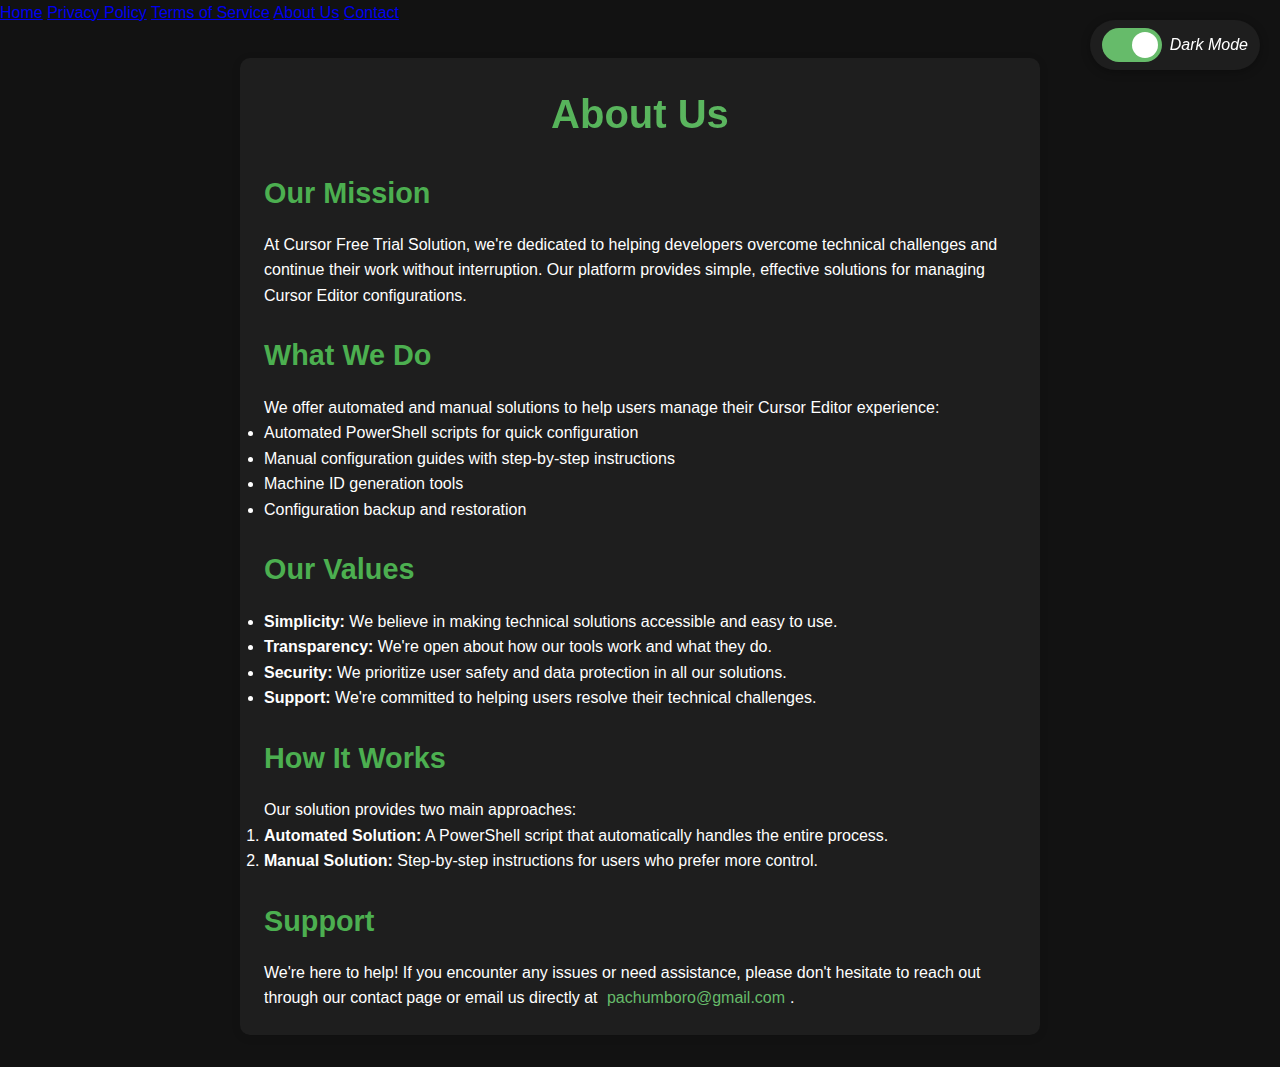
<file: about.html>
<!DOCTYPE html>
<html lang="en" data-theme="light">
<head>
    <meta charset="UTF-8">
    <meta name="viewport" content="width=device-width, initial-scale=1.0">
    <title>About Us - Cursor Free Trial Solution</title>
    <link rel="stylesheet" href="styles.css">
</head>
<body>
    <div class="theme-switch-wrapper">
        <label class="theme-switch">
            <input type="checkbox" id="darkModeToggle">
            <div class="slider round"></div>
        </label>
        <em>Dark Mode</em>
    </div>

    <nav class="main-nav">
        <div class="nav-container">
            <a href="/" class="nav-link">Home</a>
            <a href="/privacy.html" class="nav-link">Privacy Policy</a>
            <a href="/terms.html" class="nav-link">Terms of Service</a>
            <a href="/about.html" class="nav-link active">About Us</a>
            <a href="/contact.html" class="nav-link">Contact</a>
        </div>
    </nav>

    <div class="container">
        <h1>About Us</h1>
        
        <div class="content-section">
            <h2>Our Mission</h2>
            <p>At Cursor Free Trial Solution, we're dedicated to helping developers overcome technical challenges and continue their work without interruption. Our platform provides simple, effective solutions for managing Cursor Editor configurations.</p>
            
            <h2>What We Do</h2>
            <p>We offer automated and manual solutions to help users manage their Cursor Editor experience:</p>
            <ul>
                <li>Automated PowerShell scripts for quick configuration</li>
                <li>Manual configuration guides with step-by-step instructions</li>
                <li>Machine ID generation tools</li>
                <li>Configuration backup and restoration</li>
            </ul>

            <h2>Our Values</h2>
            <ul>
                <li><strong>Simplicity:</strong> We believe in making technical solutions accessible and easy to use.</li>
                <li><strong>Transparency:</strong> We're open about how our tools work and what they do.</li>
                <li><strong>Security:</strong> We prioritize user safety and data protection in all our solutions.</li>
                <li><strong>Support:</strong> We're committed to helping users resolve their technical challenges.</li>
            </ul>

            <h2>How It Works</h2>
            <p>Our solution provides two main approaches:</p>
            <ol>
                <li><strong>Automated Solution:</strong> A PowerShell script that automatically handles the entire process.</li>
                <li><strong>Manual Solution:</strong> Step-by-step instructions for users who prefer more control.</li>
            </ol>

            <h2>Support</h2>
            <p>We're here to help! If you encounter any issues or need assistance, please don't hesitate to reach out through our contact page or email us directly at <a href="mailto:pachumboro@gmail.com" class="email-link">pachumboro@gmail.com</a>.</p>
        </div>
    </div>

    <script src="script.js"></script>
</body>
</html>
</file>
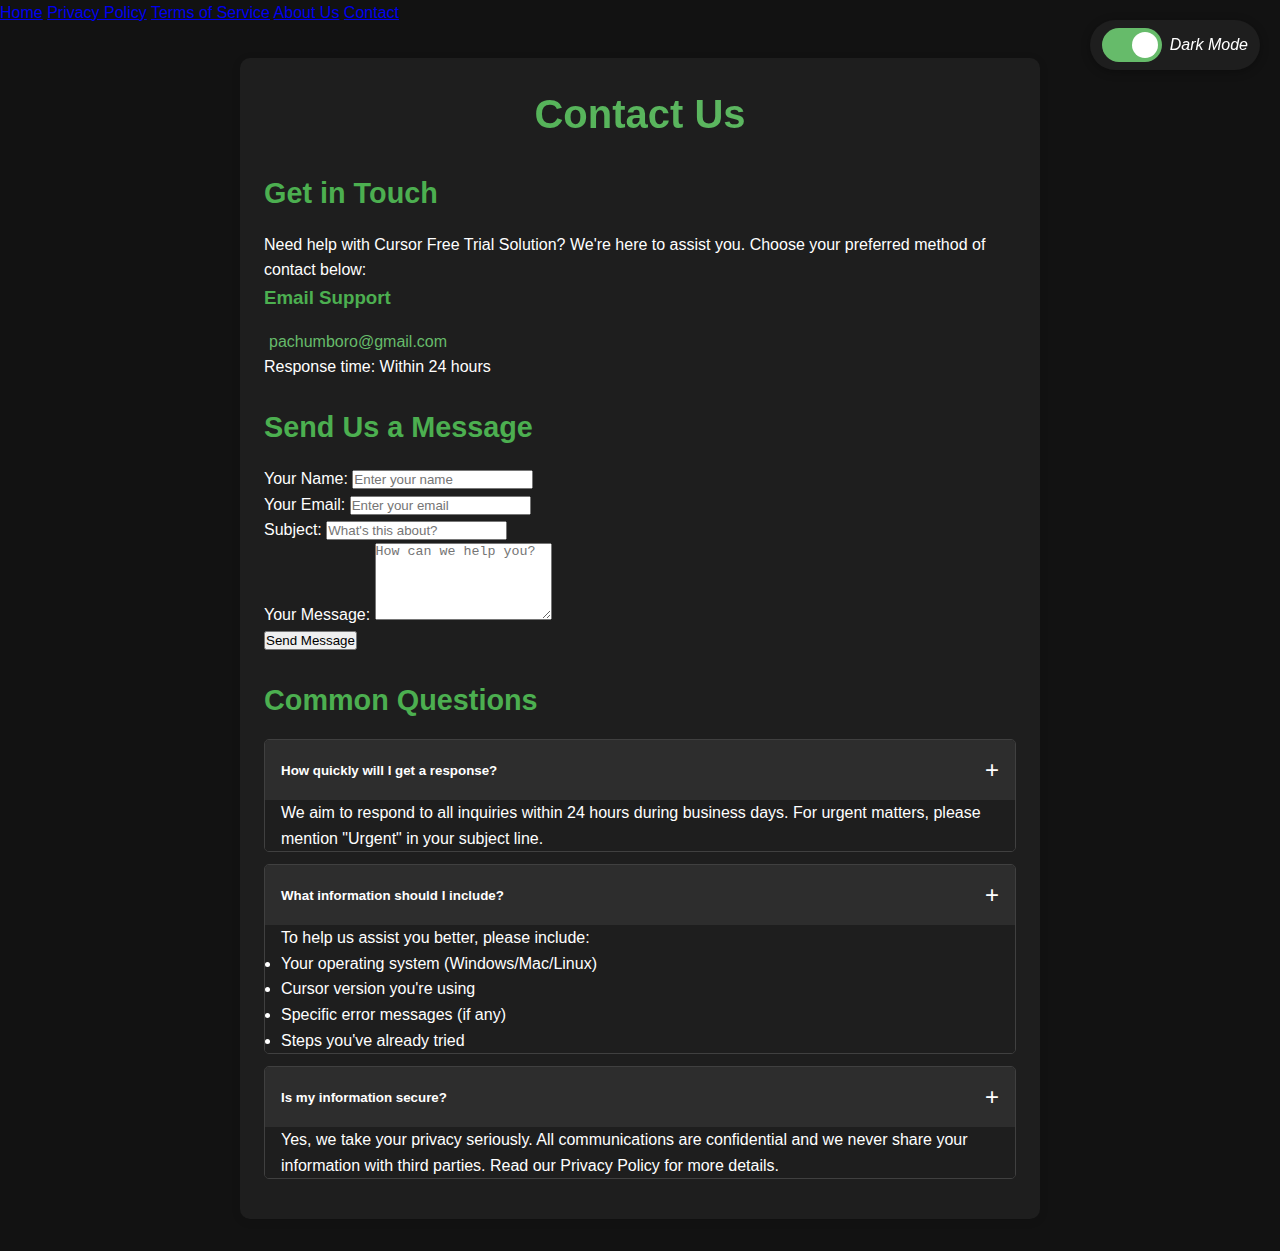
<file: contact.html>
<!DOCTYPE html>
<html lang="en" data-theme="light">
<head>
    <meta charset="UTF-8">
    <meta name="viewport" content="width=device-width, initial-scale=1.0">
    <title>Contact Us - Cursor Free Trial Solution</title>
    <link rel="stylesheet" href="styles.css">
</head>
<body>
    <div class="theme-switch-wrapper">
        <label class="theme-switch">
            <input type="checkbox" id="darkModeToggle">
            <div class="slider round"></div>
        </label>
        <em>Dark Mode</em>
    </div>

    <nav class="main-nav">
        <div class="nav-container">
            <a href="/" class="nav-link">Home</a>
            <a href="/privacy.html" class="nav-link">Privacy Policy</a>
            <a href="/terms.html" class="nav-link">Terms of Service</a>
            <a href="/about.html" class="nav-link">About Us</a>
            <a href="/contact.html" class="nav-link active">Contact</a>
        </div>
    </nav>

    <div class="container">
        <h1>Contact Us</h1>
        
        <div class="content-section">
            <div class="contact-info">
                <h2>Get in Touch</h2>
                <p>Need help with Cursor Free Trial Solution? We're here to assist you. Choose your preferred method of contact below:</p>
                
                <div class="contact-methods">
                    <div class="contact-method">
                        <h3>Email Support</h3>
                        <p><a href="mailto:pachumboro@gmail.com" class="email-link">pachumboro@gmail.com</a></p>
                        <p>Response time: Within 24 hours</p>
                    </div>
                </div>
            </div>

            <div class="contact-form">
                <h2>Send Us a Message</h2>
                <form id="contactForm" onsubmit="return handleSubmit(event)">
                    <div class="form-group">
                        <label for="name">Your Name:</label>
                        <input type="text" id="name" name="name" placeholder="Enter your name" required>
                    </div>

                    <div class="form-group">
                        <label for="email">Your Email:</label>
                        <input type="email" id="email" name="email" placeholder="Enter your email" required>
                    </div>

                    <div class="form-group">
                        <label for="subject">Subject:</label>
                        <input type="text" id="subject" name="subject" placeholder="What's this about?" required>
                    </div>

                    <div class="form-group">
                        <label for="message">Your Message:</label>
                        <textarea id="message" name="message" rows="5" placeholder="How can we help you?" required></textarea>
                    </div>

                    <button type="submit" class="submit-btn">Send Message</button>
                </form>
            </div>

            <div class="faq-section">
                <h2>Common Questions</h2>
                <div class="accordion">
                    <div class="accordion-item">
                        <button class="accordion-header">How quickly will I get a response?</button>
                        <div class="accordion-content">
                            <p>We aim to respond to all inquiries within 24 hours during business days. For urgent matters, please mention "Urgent" in your subject line.</p>
                        </div>
                    </div>

                    <div class="accordion-item">
                        <button class="accordion-header">What information should I include?</button>
                        <div class="accordion-content">
                            <p>To help us assist you better, please include:</p>
                            <ul>
                                <li>Your operating system (Windows/Mac/Linux)</li>
                                <li>Cursor version you're using</li>
                                <li>Specific error messages (if any)</li>
                                <li>Steps you've already tried</li>
                            </ul>
                        </div>
                    </div>

                    <div class="accordion-item">
                        <button class="accordion-header">Is my information secure?</button>
                        <div class="accordion-content">
                            <p>Yes, we take your privacy seriously. All communications are confidential and we never share your information with third parties. Read our Privacy Policy for more details.</p>
                        </div>
                    </div>
                </div>
            </div>
        </div>
    </div>

    <script src="script.js"></script>
    <script>
        function handleSubmit(event) {
            event.preventDefault();
            const formData = new FormData(event.target);
            const data = Object.fromEntries(formData);
            
            // Show success message
            showNotification('Message sent successfully! We\'ll get back to you soon.');
            event.target.reset();
            return false;
        }
    </script>
</body>
</html>
</file>
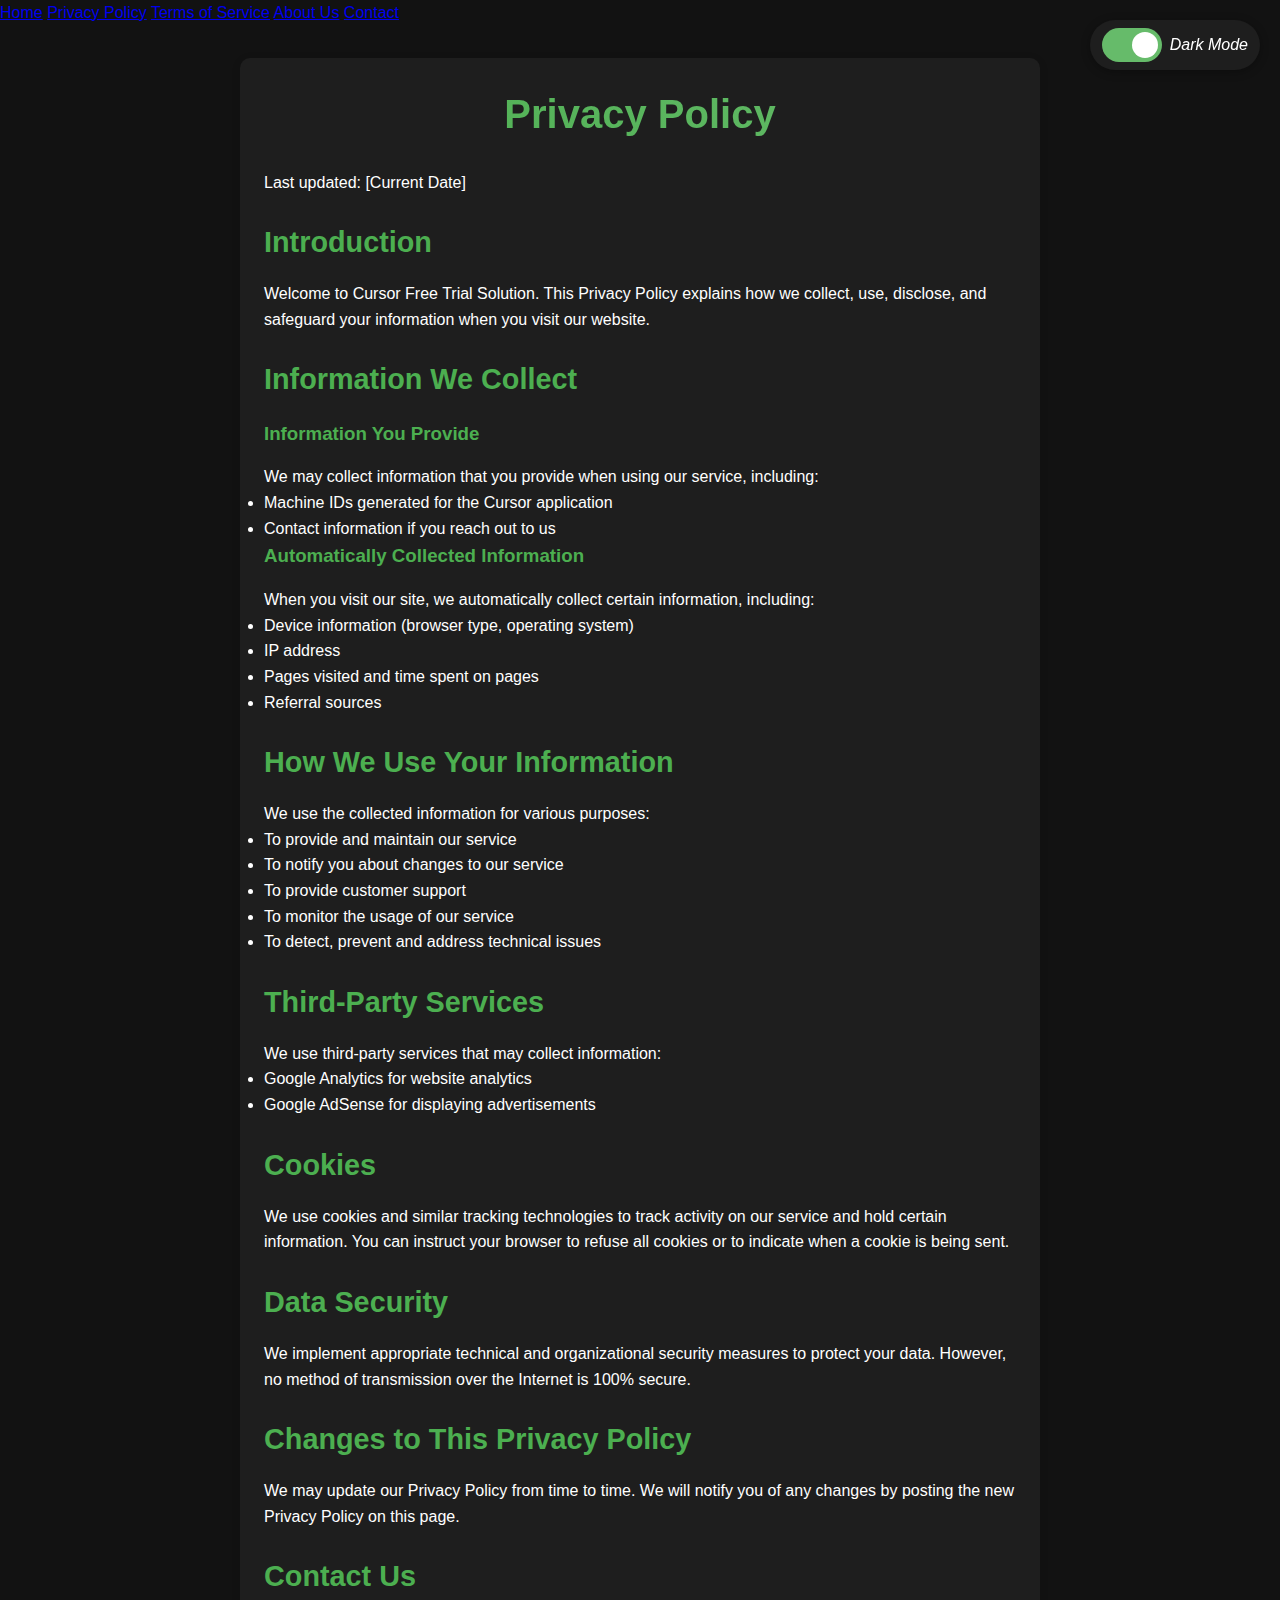
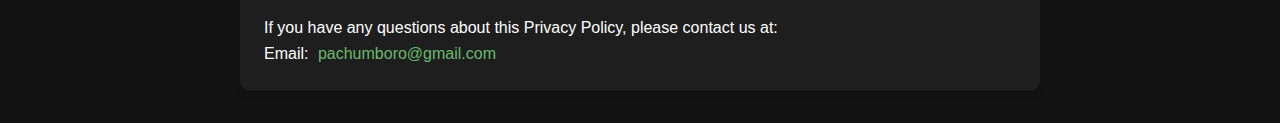
<file: privacy.html>
<!DOCTYPE html>
<html lang="en" data-theme="light">
<head>
    <meta charset="UTF-8">
    <meta name="viewport" content="width=device-width, initial-scale=1.0">
    <title>Privacy Policy - Cursor Free Trial Solution</title>
    <link rel="stylesheet" href="styles.css">
</head>
<body>
    <div class="theme-switch-wrapper">
        <label class="theme-switch">
            <input type="checkbox" id="darkModeToggle">
            <div class="slider round"></div>
        </label>
        <em>Dark Mode</em>
    </div>

    <nav class="main-nav">
        <div class="nav-container">
            <a href="/" class="nav-link">Home</a>
            <a href="/privacy.html" class="nav-link active">Privacy Policy</a>
            <a href="/terms.html" class="nav-link">Terms of Service</a>
            <a href="/about.html" class="nav-link">About Us</a>
            <a href="/contact.html" class="nav-link">Contact</a>
        </div>
    </nav>

    <div class="container">
        <h1>Privacy Policy</h1>
        
        <div class="content-section">
            <p>Last updated: [Current Date]</p>
            
            <h2>Introduction</h2>
            <p>Welcome to Cursor Free Trial Solution. This Privacy Policy explains how we collect, use, disclose, and safeguard your information when you visit our website.</p>
            
            <h2>Information We Collect</h2>
            <h3>Information You Provide</h3>
            <p>We may collect information that you provide when using our service, including:</p>
            <ul>
                <li>Machine IDs generated for the Cursor application</li>
                <li>Contact information if you reach out to us</li>
            </ul>

            <h3>Automatically Collected Information</h3>
            <p>When you visit our site, we automatically collect certain information, including:</p>
            <ul>
                <li>Device information (browser type, operating system)</li>
                <li>IP address</li>
                <li>Pages visited and time spent on pages</li>
                <li>Referral sources</li>
            </ul>

            <h2>How We Use Your Information</h2>
            <p>We use the collected information for various purposes:</p>
            <ul>
                <li>To provide and maintain our service</li>
                <li>To notify you about changes to our service</li>
                <li>To provide customer support</li>
                <li>To monitor the usage of our service</li>
                <li>To detect, prevent and address technical issues</li>
            </ul>

            <h2>Third-Party Services</h2>
            <p>We use third-party services that may collect information:</p>
            <ul>
                <li>Google Analytics for website analytics</li>
                <li>Google AdSense for displaying advertisements</li>
            </ul>

            <h2>Cookies</h2>
            <p>We use cookies and similar tracking technologies to track activity on our service and hold certain information. You can instruct your browser to refuse all cookies or to indicate when a cookie is being sent.</p>

            <h2>Data Security</h2>
            <p>We implement appropriate technical and organizational security measures to protect your data. However, no method of transmission over the Internet is 100% secure.</p>

            <h2>Changes to This Privacy Policy</h2>
            <p>We may update our Privacy Policy from time to time. We will notify you of any changes by posting the new Privacy Policy on this page.</p>

            <h2>Contact Us</h2>
            <p>If you have any questions about this Privacy Policy, please contact us at:</p>
            <p>Email: <a href="mailto:pachumboro@gmail.com" class="email-link">pachumboro@gmail.com</a></p>
        </div>
    </div>

    <script src="script.js"></script>
</body>
</html>
</file>
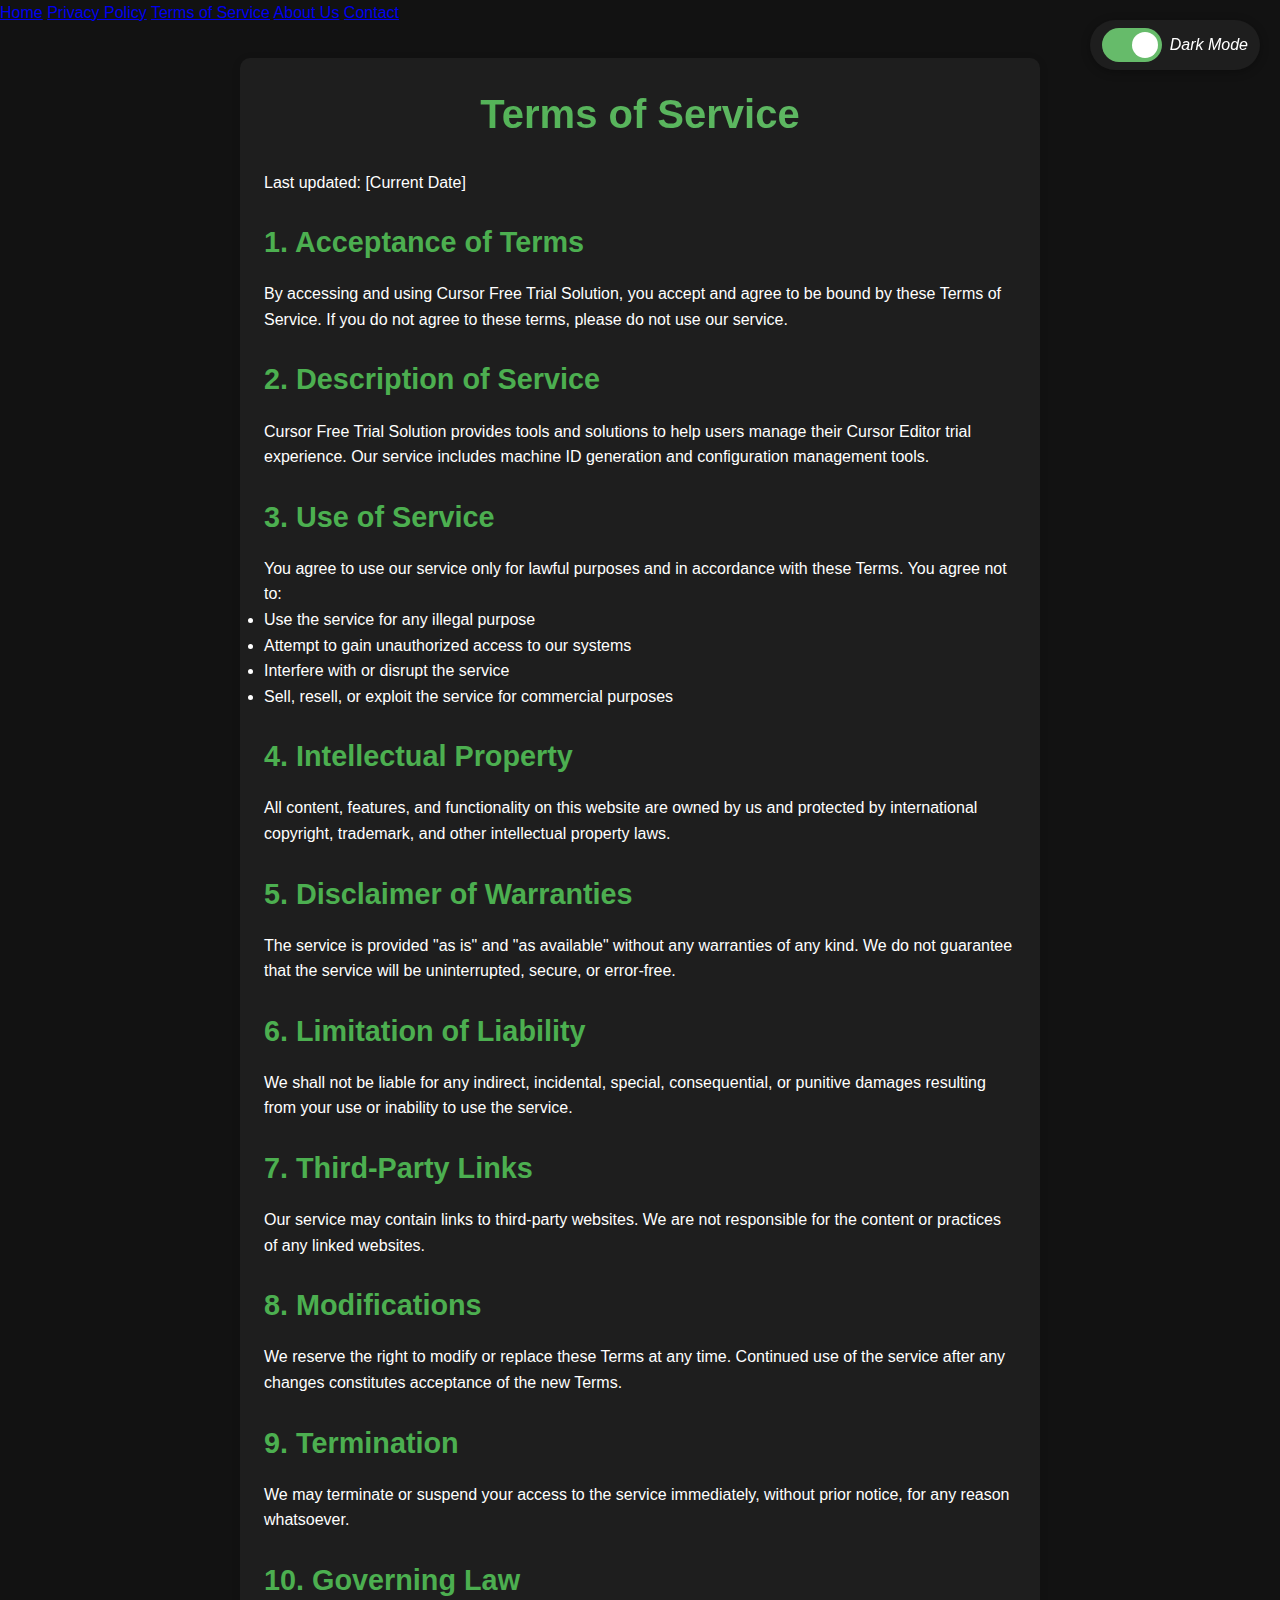
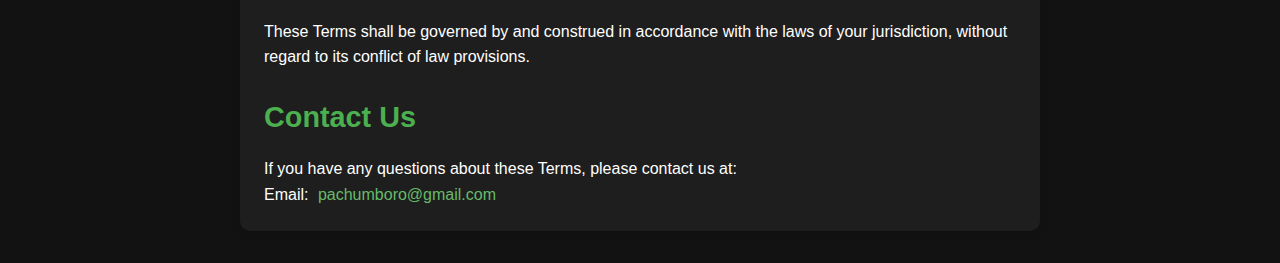
<file: terms.html>
<!DOCTYPE html>
<html lang="en" data-theme="light">
<head>
    <meta charset="UTF-8">
    <meta name="viewport" content="width=device-width, initial-scale=1.0">
    <title>Terms of Service - Cursor Free Trial Solution</title>
    <link rel="stylesheet" href="styles.css">
</head>
<body>
    <div class="theme-switch-wrapper">
        <label class="theme-switch">
            <input type="checkbox" id="darkModeToggle">
            <div class="slider round"></div>
        </label>
        <em>Dark Mode</em>
    </div>

    <nav class="main-nav">
        <div class="nav-container">
            <a href="/" class="nav-link">Home</a>
            <a href="/privacy.html" class="nav-link">Privacy Policy</a>
            <a href="/terms.html" class="nav-link active">Terms of Service</a>
            <a href="/about.html" class="nav-link">About Us</a>
            <a href="/contact.html" class="nav-link">Contact</a>
        </div>
    </nav>

    <div class="container">
        <h1>Terms of Service</h1>
        
        <div class="content-section">
            <p>Last updated: [Current Date]</p>
            
            <h2>1. Acceptance of Terms</h2>
            <p>By accessing and using Cursor Free Trial Solution, you accept and agree to be bound by these Terms of Service. If you do not agree to these terms, please do not use our service.</p>
            
            <h2>2. Description of Service</h2>
            <p>Cursor Free Trial Solution provides tools and solutions to help users manage their Cursor Editor trial experience. Our service includes machine ID generation and configuration management tools.</p>
            
            <h2>3. Use of Service</h2>
            <p>You agree to use our service only for lawful purposes and in accordance with these Terms. You agree not to:</p>
            <ul>
                <li>Use the service for any illegal purpose</li>
                <li>Attempt to gain unauthorized access to our systems</li>
                <li>Interfere with or disrupt the service</li>
                <li>Sell, resell, or exploit the service for commercial purposes</li>
            </ul>

            <h2>4. Intellectual Property</h2>
            <p>All content, features, and functionality on this website are owned by us and protected by international copyright, trademark, and other intellectual property laws.</p>

            <h2>5. Disclaimer of Warranties</h2>
            <p>The service is provided "as is" and "as available" without any warranties of any kind. We do not guarantee that the service will be uninterrupted, secure, or error-free.</p>

            <h2>6. Limitation of Liability</h2>
            <p>We shall not be liable for any indirect, incidental, special, consequential, or punitive damages resulting from your use or inability to use the service.</p>

            <h2>7. Third-Party Links</h2>
            <p>Our service may contain links to third-party websites. We are not responsible for the content or practices of any linked websites.</p>

            <h2>8. Modifications</h2>
            <p>We reserve the right to modify or replace these Terms at any time. Continued use of the service after any changes constitutes acceptance of the new Terms.</p>

            <h2>9. Termination</h2>
            <p>We may terminate or suspend your access to the service immediately, without prior notice, for any reason whatsoever.</p>

            <h2>10. Governing Law</h2>
            <p>These Terms shall be governed by and construed in accordance with the laws of your jurisdiction, without regard to its conflict of law provisions.</p>

            <h2>Contact Us</h2>
            <p>If you have any questions about these Terms, please contact us at:</p>
            <p>Email: <a href="mailto:pachumboro@gmail.com" class="email-link">pachumboro@gmail.com</a></p>
        </div>
    </div>

    <script src="script.js"></script>
</body>
</html>
</file>
<file: styles.css>
:root {
    --bg-color: #f5f5f5;
    --container-bg: #ffffff;
    --text-color: #333333;
    --heading-color: #2c3e50;
    --button-bg: #4CAF50;
    --button-hover: #45a049;
    --copy-button-bg: #3498db;
    --copy-button-hover: #2980b9;
    --code-bg: #f8f9fa;
    --border-color: #dee2e6;
    --accordion-bg: #f8f9fa;
    --notification-bg: #4CAF50;
    --notification-text: white;
}

[data-theme="dark"] {
    --bg-color: #121212;
    --container-bg: #1e1e1e;
    --text-color: #ffffff;
    --heading-color: #4CAF50;
    --button-bg: #4CAF50;
    --button-hover: #45a049;
    --copy-button-bg: #2980b9;
    --copy-button-hover: #3498db;
    --code-bg: #2d2d2d;
    --border-color: #404040;
    --accordion-bg: #2d2d2d;
    --notification-bg: #4CAF50;
    --notification-text: white;
}

* {
    margin: 0;
    padding: 0;
    box-sizing: border-box;
}

body {
    font-family: -apple-system, BlinkMacSystemFont, 'Segoe UI', Roboto, Oxygen, Ubuntu, Cantarell, 'Open Sans', 'Helvetica Neue', sans-serif;
    line-height: 1.6;
    color: var(--text-color);
    background-color: var(--bg-color);
    transition: background-color 0.3s ease;
}

.container {
    max-width: 800px;
    margin: 2rem auto;
    padding: 1.5rem;
    background-color: var(--container-bg);
    border-radius: 10px;
    box-shadow: 0 2px 10px rgba(0, 0, 0, 0.1);
    transition: background-color 0.3s ease;
    overflow: visible;
    width: 85%;
}

h1, h2, h3, h4 {
    margin-bottom: 1rem;
    color: var(--heading-color);
}

h1 {
    font-size: 2.5rem;
    margin-bottom: 1.5rem;
    background: linear-gradient(45deg, var(--heading-color), #66bb6a);
    -webkit-background-clip: text;
    -webkit-text-fill-color: transparent;
    text-align: center;
}

h2 {
    font-size: 1.8rem;
    margin: 1.5rem 0 1rem;
}

.main-page {
    text-align: center;
    max-width: 600px;
    margin: 0 auto;
    padding: 1rem;
}

.generate-btn {
    background-color: var(--button-bg);
    color: white;
    border: none;
    padding: 12px 24px;
    font-size: 1.1rem;
    border-radius: 5px;
    cursor: pointer;
    transition: all 0.3s ease;
    margin: 1rem 0;
    display: inline-flex;
    align-items: center;
    justify-content: center;
    gap: 8px;
}

.generate-btn:hover {
    background-color: var(--button-hover);
    transform: translateY(-1px);
}

.copy-btn {
    background-color: var(--copy-button-bg);
    color: white;
    border: none;
    padding: 8px 16px;
    font-size: 0.9rem;
    border-radius: 4px;
    cursor: pointer;
    transition: all 0.3s ease;
    margin: 0.5rem 0;
    display: inline-flex;
    align-items: center;
    gap: 8px;
}

.copy-btn:hover {
    background-color: var(--copy-button-hover);
    transform: translateY(-1px);
}

.copy-icon {
    font-size: 1.1em;
}

.id-display, .json-display {
    background-color: var(--code-bg);
    padding: 1rem;
    border-radius: 5px;
    border: 1px solid var(--border-color);
    margin: 1rem 0;
    word-wrap: break-word;
    font-family: 'Courier New', Courier, monospace;
}

.instructions {
    margin-top: 2rem;
    padding: 1rem;
    background-color: var(--accordion-bg);
    border-radius: 5px;
}

.instructions ol {
    padding-left: 1.5rem;
}

.instructions li {
    margin-bottom: 1rem;
}

.instructions ul {
    padding-left: 1.5rem;
    margin: 0.5rem 0;
}

pre {
    background-color: var(--code-bg);
    padding: 0.5rem;
    border-radius: 4px;
    overflow-x: auto;
    margin: 0.5rem 0;
    color: var(--text-color);
}

.result-page {
    opacity: 0;
    transition: opacity 0.3s;
}

.result-page.visible {
    opacity: 1;
}

/* Theme Switch */
.theme-switch-wrapper {
    position: fixed;
    top: 20px;
    right: 20px;
    display: flex;
    align-items: center;
    z-index: 998;
    background-color: var(--container-bg);
    padding: 8px 12px;
    border-radius: 30px;
    box-shadow: 0 2px 10px rgba(0, 0, 0, 0.1);
    transition: all 0.3s ease;
}

[data-theme="dark"] .theme-switch-wrapper {
    background-color: var(--container-bg);
    box-shadow: 0 2px 10px rgba(0, 0, 0, 0.3);
}

.theme-switch {
    display: inline-block;
    height: 34px;
    position: relative;
    width: 60px;
    margin-right: 8px;
}

.theme-switch input {
    display: none;
}

.slider {
    background-color: #ccc;
    bottom: 0;
    cursor: pointer;
    left: 0;
    position: absolute;
    right: 0;
    top: 0;
    transition: .4s;
}

.slider:before {
    background-color: #fff;
    bottom: 4px;
    content: "";
    height: 26px;
    left: 4px;
    position: absolute;
    transition: .4s;
    width: 26px;
}

input:checked + .slider {
    background-color: #66bb6a;
}

input:checked + .slider:before {
    transform: translateX(26px);
}

.slider.round {
    border-radius: 34px;
}

.slider.round:before {
    border-radius: 50%;
}

/* Notification */
.notification {
    position: fixed;
    top: 20px;
    left: 50%;
    transform: translateX(-50%) translateY(-100px);
    background-color: var(--notification-bg);
    color: var(--notification-text);
    padding: 1rem 2rem;
    border-radius: 5px;
    z-index: 9999;
    transition: transform 0.3s ease;
    box-shadow: 0 4px 12px rgba(0, 0, 0, 0.15);
}

.notification.show {
    transform: translateX(-50%) translateY(0);
}

/* Loader */
.loader {
    width: 20px;
    height: 20px;
    border: 3px solid #ffffff;
    border-radius: 50%;
    border-top-color: transparent;
    animation: spin 1s linear infinite;
}

@keyframes spin {
    to {
        transform: rotate(360deg);
    }
}

/* Accordion */
.accordion {
    margin-top: 1rem;
}

.accordion-item {
    border: 1px solid var(--border-color);
    border-radius: 5px;
    margin-bottom: 0.5rem;
    overflow: hidden;
}

.accordion-header {
    width: 100%;
    padding: 1rem;
    background-color: var(--accordion-bg);
    border: none;
    text-align: left;
    cursor: pointer;
    display: flex;
    justify-content: space-between;
    align-items: center;
    color: var(--text-color);
    font-weight: bold;
}

.accordion-header:after {
    content: '+';
    font-size: 1.5rem;
    font-weight: normal;
}

.accordion-item.active .accordion-header:after {
    content: '-';
}

.accordion-content {
    max-height: none;
    overflow: visible;
    transition: all 0.3s ease;
    background-color: var(--container-bg);
    padding: 0 1rem;
}

.accordion-item.active .accordion-content {
    padding: 1rem;
    height: auto;
    overflow: visible;
}

/* Error Message Styles */
.error-message {
    max-width: 700px;
    margin: 1.5rem auto;
}

.error-box {
    background-color: var(--code-bg);
    border-left: 4px solid #ff4444;
    padding: 1rem;
    margin: 1rem 0;
    border-radius: 4px;
}

.error-box p {
    margin: 0;
    font-family: 'Courier New', Courier, monospace;
    color: var(--text-color);
}

.error-image {
    margin: 2rem 0;
    text-align: center;
}

.error-screenshot {
    max-width: 100%;
    height: auto;
    border-radius: 8px;
    box-shadow: 0 4px 8px rgba(0, 0, 0, 0.2);
}

.solution-section {
    margin: 2rem 0;
    text-align: center;
}

.solution-section p {
    max-width: 600px;
    margin: 1rem auto;
    color: var(--text-color);
}

/* Dark mode enhancements */
[data-theme="dark"] .error-box {
    border-left-color: #ff6b6b;
}

[data-theme="dark"] .error-screenshot {
    box-shadow: 0 4px 12px rgba(0, 0, 0, 0.4);
}

/* Solution Options */
.solution-options {
    display: grid;
    grid-template-columns: 1fr 1fr;
    gap: 2rem;
    margin: 2rem 0;
}

.option-card {
    background-color: var(--container-bg);
    border: 1px solid var(--border-color);
    border-radius: 8px;
    padding: 1.5rem;
    text-align: center;
    transition: transform 0.3s ease, box-shadow 0.3s ease;
}

.option-card:hover {
    transform: translateY(-5px);
    box-shadow: 0 5px 15px rgba(0, 0, 0, 0.1);
}

.script-box {
    background-color: var(--code-bg);
    border-radius: 8px;
    margin: 1rem 0;
    overflow: hidden;
}

.script-header {
    background-color: var(--accordion-bg);
    padding: 0.75rem 1rem;
    display: flex;
    justify-content: space-between;
    align-items: center;
    border-bottom: 1px solid var(--border-color);
}

.script-header span {
    font-weight: bold;
    color: var(--text-color);
}

.download-btn {
    display: inline-flex;
    align-items: center;
    justify-content: center;
    gap: 8px;
    background-color: var(--button-bg);
    color: white;
    border: none;
    padding: 12px 24px;
    border-radius: 5px;
    font-weight: bold;
    font-size: 1.1rem;
    cursor: pointer;
    transition: all 0.3s ease;
    margin: 1rem 0;
    text-decoration: none;
    position: relative;
    z-index: 10;
}

.download-btn:hover {
    background-color: var(--button-hover);
    transform: translateY(-2px);
    box-shadow: 0 4px 12px rgba(0, 0, 0, 0.15);
}

.download-btn:active {
    transform: translateY(0);
    box-shadow: 0 2px 6px rgba(0, 0, 0, 0.1);
}

.download-icon {
    font-size: 1.2em;
}

.script-instructions {
    background-color: var(--code-bg);
    padding: 1rem;
    border-radius: 8px;
    margin: 1rem 0;
    text-align: left;
    line-height: 1.8;
}

/* Dark mode enhancements */
[data-theme="dark"] .option-card {
    box-shadow: 0 4px 12px rgba(0, 0, 0, 0.2);
}

[data-theme="dark"] .option-card:hover {
    box-shadow: 0 8px 24px rgba(0, 0, 0, 0.3);
}

[data-theme="dark"] .download-btn {
    background-color: white;
    color: var(--button-bg);
}

[data-theme="dark"] .download-btn:hover {
    background-color: #f8f9fa;
}

@media (max-width: 768px) {
    .solution-options {
        grid-template-columns: 1fr;
    }
}

/* Solutions Container */
.solutions-container {
    display: grid;
    gap: 2rem;
    margin: 2rem 0;
}

.solution-card {
    max-width: 700px;
    margin: 1.5rem auto;
    padding: 1.5rem;
    background-color: var(--container-bg);
    border: 1px solid var(--border-color);
    border-radius: 8px;
}

.solution-card h3 {
    color: var(--heading-color);
    font-size: 1.5rem;
    margin-bottom: 1rem;
    padding-bottom: 0.5rem;
    border-bottom: 2px solid var(--border-color);
}

.solution-card h4 {
    color: var(--heading-color);
    font-size: 1.2rem;
    margin: 1.5rem 0 1rem;
}

.automated-solution {
    background: linear-gradient(to bottom right, var(--container-bg), var(--container-bg));
    border-left: 4px solid var(--button-bg);
}

.manual-solution {
    background: linear-gradient(to bottom right, var(--container-bg), var(--container-bg));
    border-left: 4px solid var(--copy-button-bg);
}

/* Enhance existing styles */
.script-box {
    margin: 1.5rem 0;
}

.json-container, .generated-id-container {
    margin: 1.5rem 0;
}

.instructions {
    margin: 1.5rem 0;
    padding: 0;
    background: none;
}

.accordion {
    margin: 1rem 0;
}

.accordion-item {
    margin-bottom: 0.75rem;
}

/* Dark mode enhancements */
[data-theme="dark"] .solution-card {
    box-shadow: 0 4px 6px rgba(0, 0, 0, 0.2);
}

[data-theme="dark"] .solution-card:hover {
    box-shadow: 0 6px 12px rgba(0, 0, 0, 0.3);
}

@media (max-width: 768px) {
    .solutions-container {
        grid-template-columns: 1fr;
    }
    
    .solution-card {
        margin-bottom: 1.5rem;
    }
}

/* Script Features */
.script-features {
    max-width: 600px;
    margin: 1.5rem auto;
    padding: 1.5rem;
    background-color: var(--code-bg);
    border-radius: 8px;
    display: grid;
    grid-template-columns: repeat(2, 1fr);
    gap: 1rem;
}

.script-features li {
    display: flex;
    align-items: center;
    gap: 0.5rem;
    color: var(--text-color);
    font-size: 1rem;
}

/* Enhanced Download Section */
.download-section {
    max-width: 600px;
    margin: 1.5rem auto;
    padding: 2rem;
    background: linear-gradient(135deg, var(--button-bg), #66bb6a);
    border-radius: 8px;
    position: relative;
    overflow: visible;
    text-align: center;
}

.download-section::before {
    content: '';
    position: absolute;
    top: 0;
    left: 0;
    right: 0;
    bottom: 0;
    background: linear-gradient(45deg, transparent 25%, rgba(255,255,255,0.1) 50%, transparent 75%);
    background-size: 200% 200%;
    animation: shimmer 2s infinite linear;
}

@keyframes shimmer {
    0% {
        background-position: -200% 0;
    }
    100% {
        background-position: 200% 0;
    }
}

.script-preview {
    max-width: 650px;
    margin: 1.5rem auto;
    border: 1px solid var(--border-color);
    border-radius: 8px;
    background-color: var(--code-bg);
}

.script-preview pre {
    margin: 0;
    padding: 1rem;
    background-color: var(--code-bg);
    border-radius: 0 0 8px 8px;
    overflow-x: auto;
    font-family: 'Courier New', Courier, monospace;
}

.script-preview code {
    font-family: 'Courier New', Courier, monospace;
    font-size: 0.9rem;
    line-height: 1.5;
    display: block;
    width: 100%;
}

.script-instructions {
    background-color: var(--code-bg);
    padding: 1.5rem;
    border-radius: 8px;
    margin: 1.5rem 0;
}

.script-instructions h4 {
    color: var(--heading-color);
    margin-bottom: 1rem;
}

.script-instructions ol {
    padding-left: 1.5rem;
    margin: 0;
}

.script-instructions li {
    margin-bottom: 0.75rem;
    color: var(--text-color);
}

/* Dark mode enhancements */
[data-theme="dark"] .download-section {
    box-shadow: 0 4px 20px rgba(0,0,0,0.4);
}

[data-theme="dark"] .script-preview {
    border-color: var(--border-color);
}

[data-theme="dark"] .script-preview pre {
    background-color: var(--code-bg);
    border: 1px solid var(--border-color);
}

.generated-id-container {
    margin: 1.5rem 0;
}

.button-group {
    display: flex;
    gap: 1rem;
    margin-top: 1rem;
    justify-content: flex-start;
    align-items: center;
}

.button-group .copy-btn,
.button-group .generate-btn {
    display: inline-flex;
    align-items: center;
    gap: 0.5rem;
    padding: 8px 16px;
    border: none;
    border-radius: 4px;
    cursor: pointer;
    font-size: 0.9rem;
    transition: all 0.3s ease;
}

.button-group .copy-btn {
    background-color: var(--copy-button-bg);
    color: white;
}

.button-group .generate-btn {
    background-color: var(--button-bg);
    color: white;
}

.button-group .copy-btn:hover,
.button-group .generate-btn:hover {
    transform: translateY(-1px);
    box-shadow: 0 2px 5px rgba(0,0,0,0.2);
}

.button-group .copy-btn:hover {
    background-color: var(--copy-button-hover);
}

.button-group .generate-btn:hover {
    background-color: var(--button-hover);
}

.generate-icon {
    font-size: 1.1em;
}

/* Back Button Styles */
.back-section {
    position: sticky;
    top: 0;
    background-color: var(--container-bg);
    padding: 1rem 0;
    margin: 0 0 1.5rem 0;
    z-index: 997;
    border-bottom: 1px solid var(--border-color);
    width: 100%;
}

.back-btn {
    display: inline-flex;
    align-items: center;
    gap: 0.75rem;
    padding: 0.75rem 1.25rem;
    background-color: var(--code-bg);
    color: var(--text-color);
    border: 1px solid var(--border-color);
    border-radius: 6px;
    cursor: pointer;
    font-size: 0.95rem;
    font-weight: 500;
    transition: all 0.3s ease;
    text-decoration: none;
}

.back-btn:hover {
    background-color: var(--button-bg);
    color: white;
    border-color: var(--button-bg);
    transform: translateX(-4px);
    box-shadow: 0 2px 8px rgba(0, 0, 0, 0.1);
}

.back-btn:active {
    transform: translateX(-2px);
}

.back-icon {
    font-size: 1.2em;
    line-height: 1;
    transition: transform 0.3s ease;
}

.back-btn:hover .back-icon {
    transform: translateX(-4px);
}

/* Dark mode enhancement */
[data-theme="dark"] .back-section {
    background-color: var(--container-bg);
    border-bottom-color: var(--border-color);
}

[data-theme="dark"] .back-btn {
    background-color: var(--accordion-bg);
}

[data-theme="dark"] .back-btn:hover {
    background-color: var(--button-bg);
    color: white;
}

@media (max-width: 768px) {
    .theme-switch-wrapper {
        top: auto;
        bottom: 20px;
        right: 20px;
        padding: 6px 10px;
    }
    
    .theme-switch {
        height: 28px;
        width: 50px;
    }
    
    .slider:before {
        height: 20px;
        width: 20px;
    }
    
    input:checked + .slider:before {
        transform: translateX(22px);
    }

    .back-section {
        padding: 0.75rem 0;
        margin-bottom: 1rem;
    }

    .back-btn {
        padding: 0.6rem 1rem;
        font-size: 0.9rem;
    }
}

/* Footer and Contact Styles */
.footer {
    margin-top: 2rem;
    padding: 1rem;
    text-align: center;
    border-top: 1px solid var(--border-color);
}

.contact-section {
    margin: 1rem 0;
}

.contact-section p {
    color: var(--text-color);
    font-size: 1rem;
}

.email-link {
    color: var(--button-bg);
    text-decoration: none;
    font-weight: 500;
    transition: all 0.3s ease;
    padding: 2px 5px;
    border-radius: 4px;
}

.email-link:hover {
    background-color: var(--button-bg);
    color: white;
}

/* Dark mode enhancement */
[data-theme="dark"] .email-link {
    color: #66bb6a;
}

[data-theme="dark"] .email-link:hover {
    background-color: #66bb6a;
    color: var(--container-bg);
}

/* Temp Mail Link */
.temp-mail-link {
    color: var(--button-bg);
    text-decoration: none;
    font-weight: 500;
    transition: all 0.3s ease;
    padding: 2px 5px;
    border-radius: 4px;
}

.temp-mail-link:hover {
    background-color: var(--button-bg);
    color: white;
}

/* Dark mode enhancement */
[data-theme="dark"] .temp-mail-link {
    color: #66bb6a;
}

[data-theme="dark"] .temp-mail-link:hover {
    background-color: #66bb6a;
    color: var(--container-bg);
}

/* Download Version Link */
.download-version-link {
    color: var(--button-bg);
    text-decoration: none;
    font-weight: 500;
    transition: all 0.3s ease;
    padding: 2px 5px;
    border-radius: 4px;
    display: inline-flex;
    align-items: center;
    gap: 4px;
}

.download-version-link:hover {
    background-color: var(--button-bg);
    color: white;
}

.download-version-link:hover::after {
    content: "⬇️";
    font-size: 0.9em;
    margin-left: 2px;
}

/* Dark mode enhancement */
[data-theme="dark"] .download-version-link {
    color: #66bb6a;
}

[data-theme="dark"] .download-version-link:hover {
    background-color: #66bb6a;
    color: var(--container-bg);
}

.script-usage {
    background-color: var(--accordion-bg);
    padding: 1rem;
    margin: 1rem 0;
    border-radius: 4px;
    border-left: 4px solid var(--button-bg);
}

.usage-instructions {
    color: var(--text-color);
    margin: 0;
}

.usage-instructions strong {
    color: var(--heading-color);
    display: block;
    margin-bottom: 0.5rem;
}

.usage-instructions ol {
    padding-left: 1.5rem;
    margin: 0.5rem 0;
}

.usage-instructions ul {
    padding-left: 1.5rem;
    margin: 0.5rem 0;
}

.usage-instructions li {
    margin-bottom: 0.5rem;
    color: var(--text-color);
}

.usage-instructions li:last-child {
    margin-bottom: 0;
}

/* Dark mode enhancement */
[data-theme="dark"] .script-usage {
    border-left-color: #66bb6a;
}

.json-preview {
    background-color: var(--code-bg);
    border-radius: 8px;
    padding: 1rem;
    margin: 1rem 0;
    border: 1px solid var(--border-color);
    overflow: visible;
}

.json-preview h4 {
    color: var(--heading-color);
    margin-bottom: 1rem;
    font-size: 1.1rem;
}

.json-preview pre {
    background-color: var(--accordion-bg);
    padding: 1rem;
    border-radius: 6px;
    overflow-x: auto;
    margin: 0.5rem 0;
    max-height: none;
    white-space: pre-wrap;
    word-wrap: break-word;
}

.json-preview code {
    font-family: 'Courier New', Courier, monospace;
    font-size: 0.9rem;
    line-height: 1.5;
    display: block;
    width: 100%;
}

.json-preview .copy-btn {
    margin-top: 0.5rem;
    background-color: var(--copy-button-bg);
    color: white;
    border: none;
    padding: 0.5rem 1rem;
    border-radius: 4px;
    cursor: pointer;
    font-size: 0.9rem;
    display: inline-flex;
    align-items: center;
    gap: 0.5rem;
    transition: all 0.3s ease;
}

.json-preview .copy-btn:hover {
    background-color: var(--copy-button-hover);
    transform: translateY(-1px);
    box-shadow: 0 2px 5px rgba(0,0,0,0.1);
}

/* Dark mode enhancement */
[data-theme="dark"] .json-preview {
    border-color: var(--border-color);
}

[data-theme="dark"] .json-preview pre {
    background-color: var(--code-bg);
    border: 1px solid var(--border-color);
}

/* Ensure the JSON preview is properly spaced in the accordion */
.accordion-content .json-preview {
    margin: 1rem 0 1.5rem 0;
    overflow: visible;
}

.security-notice {
    margin: 1rem 0;
    padding: 1rem;
    background-color: var(--code-bg);
    border-radius: 8px;
    border: 1px solid var(--border-color);
}

.security-notice p {
    margin: 0.5rem 0;
    color: var(--text-color);
    font-weight: 500;
}

.security-warning-img {
    max-width: 100%;
    height: auto;
    border-radius: 4px;
    border: 1px solid var(--border-color);
    margin: 0.5rem 0;
    box-shadow: 0 2px 4px rgba(0, 0, 0, 0.1);
}

[data-theme="dark"] .security-warning-img {
    border-color: var(--border-color);
    box-shadow: 0 2px 4px rgba(0, 0, 0, 0.3);
}
</file>
